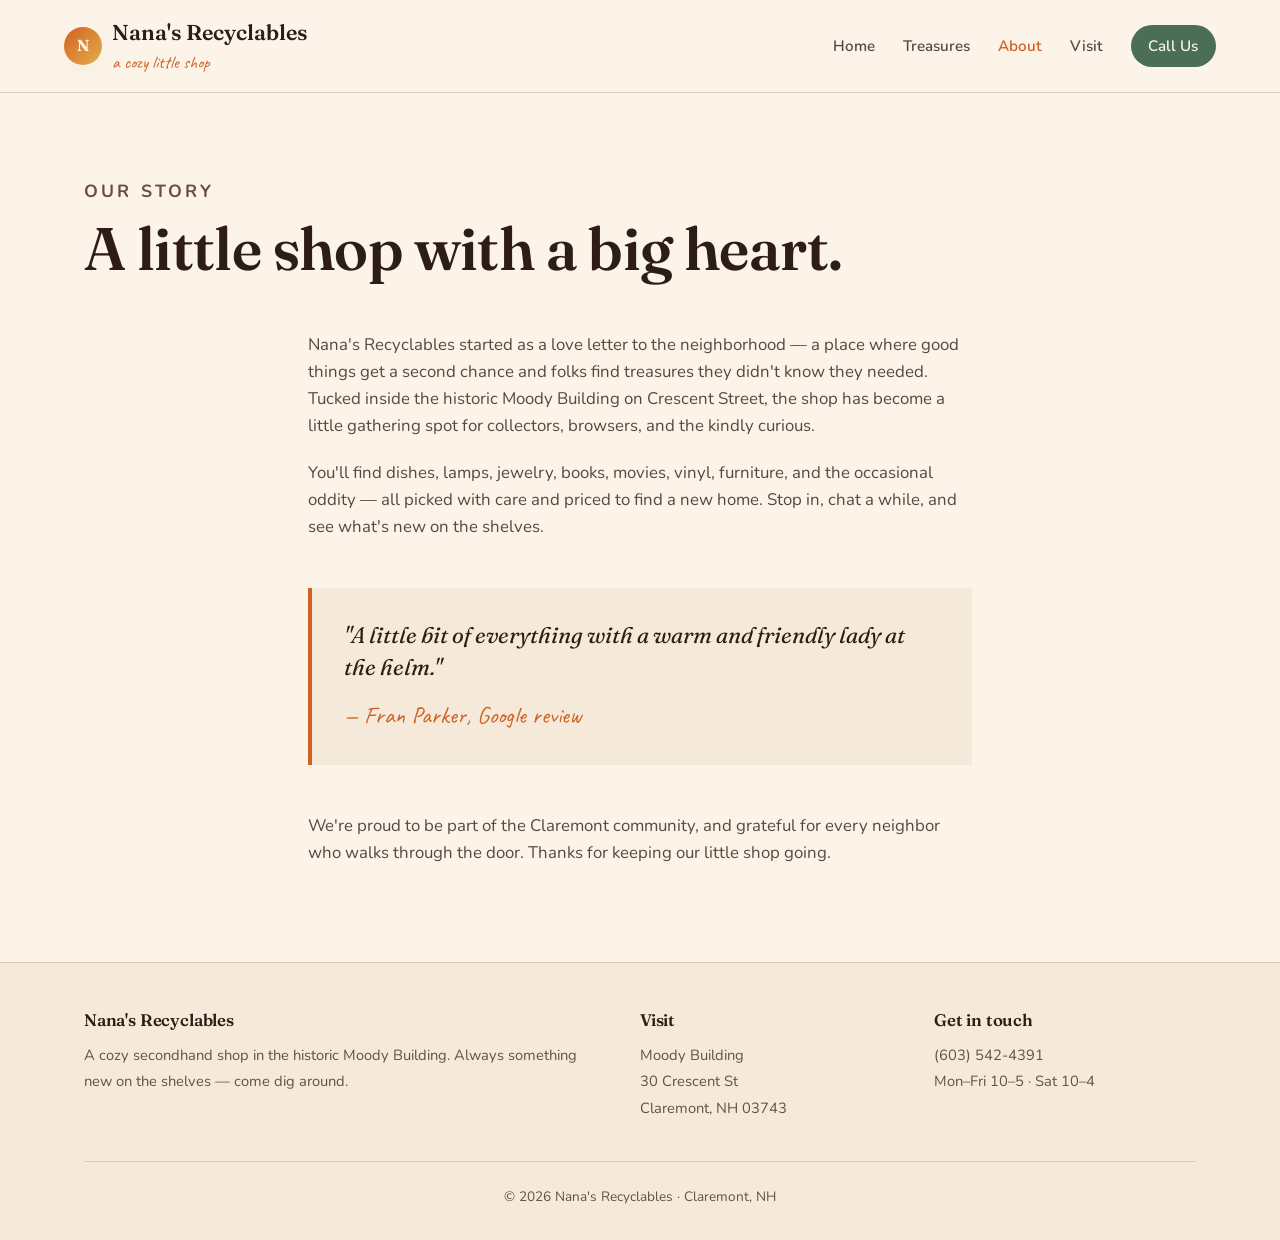
<file: about.html>
<!doctype html>
<html lang="en">
<head>
<meta charset="utf-8" />
<meta name="viewport" content="width=device-width, initial-scale=1" />
<title>About — Nana's Recyclables</title>
<meta name="description" content="The story behind Nana's Recyclables, a cozy secondhand shop in Claremont, NH." />
<link rel="preconnect" href="https://fonts.googleapis.com" />
<link rel="preconnect" href="https://fonts.gstatic.com" crossorigin />
<link href="https://fonts.googleapis.com/css2?family=Fraunces:opsz,wght@9..144,400;9..144,600;9..144,700&family=Nunito:wght@400;600;700&family=Caveat:wght@500;700&display=swap" rel="stylesheet" />
<link rel="stylesheet" href="styles.css" />
</head>
<body>
<header class="site-header">
  <div class="container nav">
    <a class="brand" href="index.html">
      <span class="brand-mark">N</span>
      <span>
        <span class="brand-name">Nana's Recyclables</span><br />
        <span class="brand-tag">a cozy little shop</span>
      </span>
    </a>
    <button class="menu-toggle" aria-label="Toggle menu"><span></span><span></span><span></span></button>
    <nav class="nav-links">
      <a href="index.html">Home</a>
      <a href="treasures.html">Treasures</a>
      <a href="about.html">About</a>
      <a href="visit.html">Visit</a>
      <a class="nav-cta" href="tel:6035424391">Call Us</a>
    </nav>
  </div>
</header>
<main>

<section class="page-header">
  <div class="container">
    <p class="eyebrow">Our story</p>
    <h1>A little shop with a big heart.</h1>
  </div>
</section>
<section>
  <div class="container story">
    <p>Nana's Recyclables started as a love letter to the neighborhood — a place where good things get a second chance and folks find treasures they didn't know they needed. Tucked inside the historic Moody Building on Crescent Street, the shop has become a little gathering spot for collectors, browsers, and the kindly curious.</p>
    <p>You'll find dishes, lamps, jewelry, books, movies, vinyl, furniture, and the occasional oddity — all picked with care and priced to find a new home. Stop in, chat a while, and see what's new on the shelves.</p>

    <blockquote class="pull-quote">
      "A little bit of everything with a warm and friendly lady at the helm."
      <cite>— Fran Parker, Google review</cite>
    </blockquote>

    <p>We're proud to be part of the Claremont community, and grateful for every neighbor who walks through the door. Thanks for keeping our little shop going.</p>
  </div>
</section>
</main>
<footer class="site-footer">
  <div class="container">
    <div class="footer-grid">
      <div>
        <h4>Nana's Recyclables</h4>
        <p>A cozy secondhand shop in the historic Moody Building. Always something new on the shelves — come dig around.</p>
      </div>
      <div>
        <h4>Visit</h4>
        <p>Moody Building<br />30 Crescent St<br />Claremont, NH 03743</p>
      </div>
      <div>
        <h4>Get in touch</h4>
        <p><a href="tel:6035424391">(603) 542-4391</a></p>
        <p>Mon–Fri 10–5 · Sat 10–4</p>
      </div>
    </div>
    <div class="footer-bottom">© <span id="year">2026</span> Nana's Recyclables · Claremont, NH</div>
  </div>
</footer>
<script src="script.js"></script>
</body>
</html>
</file>
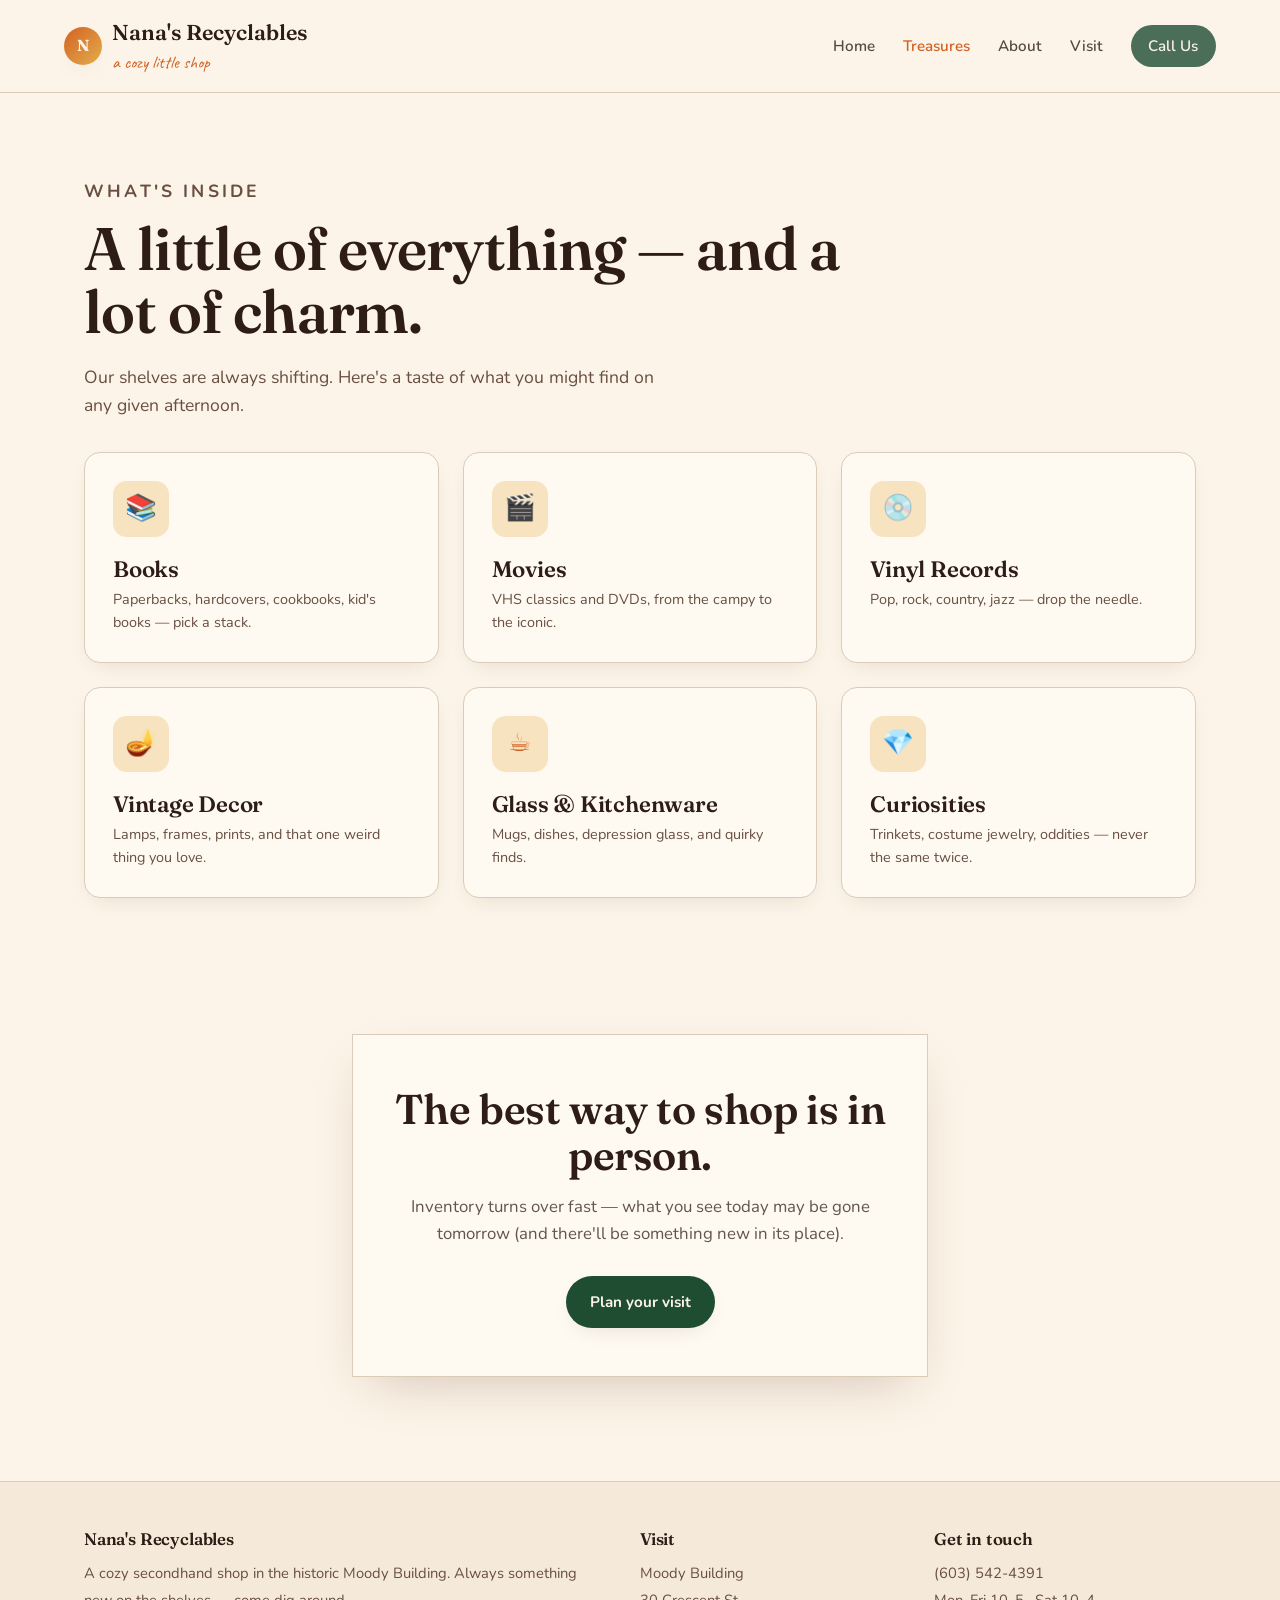
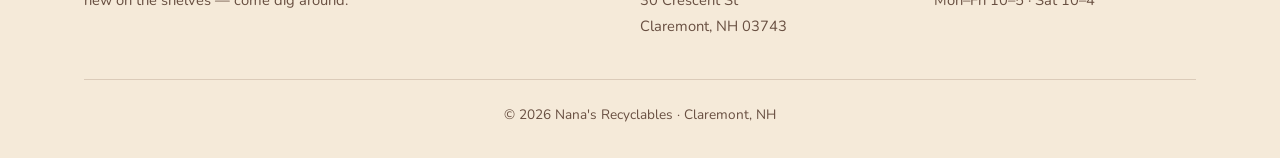
<file: treasures.html>
<!doctype html>
<html lang="en">
<head>
<meta charset="utf-8" />
<meta name="viewport" content="width=device-width, initial-scale=1" />
<title>Treasures — Nana's Recyclables</title>
<meta name="description" content="A peek at the kinds of secondhand finds waiting at Nana's Recyclables in Claremont, NH." />
<link rel="preconnect" href="https://fonts.googleapis.com" />
<link rel="preconnect" href="https://fonts.gstatic.com" crossorigin />
<link href="https://fonts.googleapis.com/css2?family=Fraunces:opsz,wght@9..144,400;9..144,600;9..144,700&family=Nunito:wght@400;600;700&family=Caveat:wght@500;700&display=swap" rel="stylesheet" />
<link rel="stylesheet" href="styles.css" />
</head>
<body>
<header class="site-header">
  <div class="container nav">
    <a class="brand" href="index.html">
      <span class="brand-mark">N</span>
      <span>
        <span class="brand-name">Nana's Recyclables</span><br />
        <span class="brand-tag">a cozy little shop</span>
      </span>
    </a>
    <button class="menu-toggle" aria-label="Toggle menu"><span></span><span></span><span></span></button>
    <nav class="nav-links">
      <a href="index.html">Home</a>
      <a href="treasures.html">Treasures</a>
      <a href="about.html">About</a>
      <a href="visit.html">Visit</a>
      <a class="nav-cta" href="tel:6035424391">Call Us</a>
    </nav>
  </div>
</header>
<main>

<section class="page-header">
  <div class="container">
    <p class="eyebrow">What's inside</p>
    <h1>A little of everything — and a lot of charm.</h1>
    <p>Our shelves are always shifting. Here's a taste of what you might find on any given afternoon.</p>
  </div>
</section>
<section>
  <div class="container">
    <div class="cards">
      <div class="card"><div class="card-icon">📚</div><h3>Books</h3><p>Paperbacks, hardcovers, cookbooks, kid's books — pick a stack.</p></div>
      <div class="card"><div class="card-icon">🎬</div><h3>Movies</h3><p>VHS classics and DVDs, from the campy to the iconic.</p></div>
      <div class="card"><div class="card-icon">💿</div><h3>Vinyl Records</h3><p>Pop, rock, country, jazz — drop the needle.</p></div>
      <div class="card"><div class="card-icon">🪔</div><h3>Vintage Decor</h3><p>Lamps, frames, prints, and that one weird thing you love.</p></div>
      <div class="card"><div class="card-icon">☕</div><h3>Glass & Kitchenware</h3><p>Mugs, dishes, depression glass, and quirky finds.</p></div>
      <div class="card"><div class="card-icon">💎</div><h3>Curiosities</h3><p>Trinkets, costume jewelry, oddities — never the same twice.</p></div>
    </div>
  </div>
</section>
<section class="section">
  <div class="container">
    <div class="cta-note" style="transform:none;">
      <h2 style="text-align:center;">The best way to shop is in person.</h2>
      <p style="text-align:center;">Inventory turns over fast — what you see today may be gone tomorrow (and there'll be something new in its place).</p>
      <div class="hero-actions" style="justify-content:center;">
        <a class="btn btn-primary" href="visit.html">Plan your visit</a>
      </div>
    </div>
  </div>
</section>
</main>
<footer class="site-footer">
  <div class="container">
    <div class="footer-grid">
      <div>
        <h4>Nana's Recyclables</h4>
        <p>A cozy secondhand shop in the historic Moody Building. Always something new on the shelves — come dig around.</p>
      </div>
      <div>
        <h4>Visit</h4>
        <p>Moody Building<br />30 Crescent St<br />Claremont, NH 03743</p>
      </div>
      <div>
        <h4>Get in touch</h4>
        <p><a href="tel:6035424391">(603) 542-4391</a></p>
        <p>Mon–Fri 10–5 · Sat 10–4</p>
      </div>
    </div>
    <div class="footer-bottom">© <span id="year">2026</span> Nana's Recyclables · Claremont, NH</div>
  </div>
</footer>
<script src="script.js"></script>
</body>
</html>
</file>
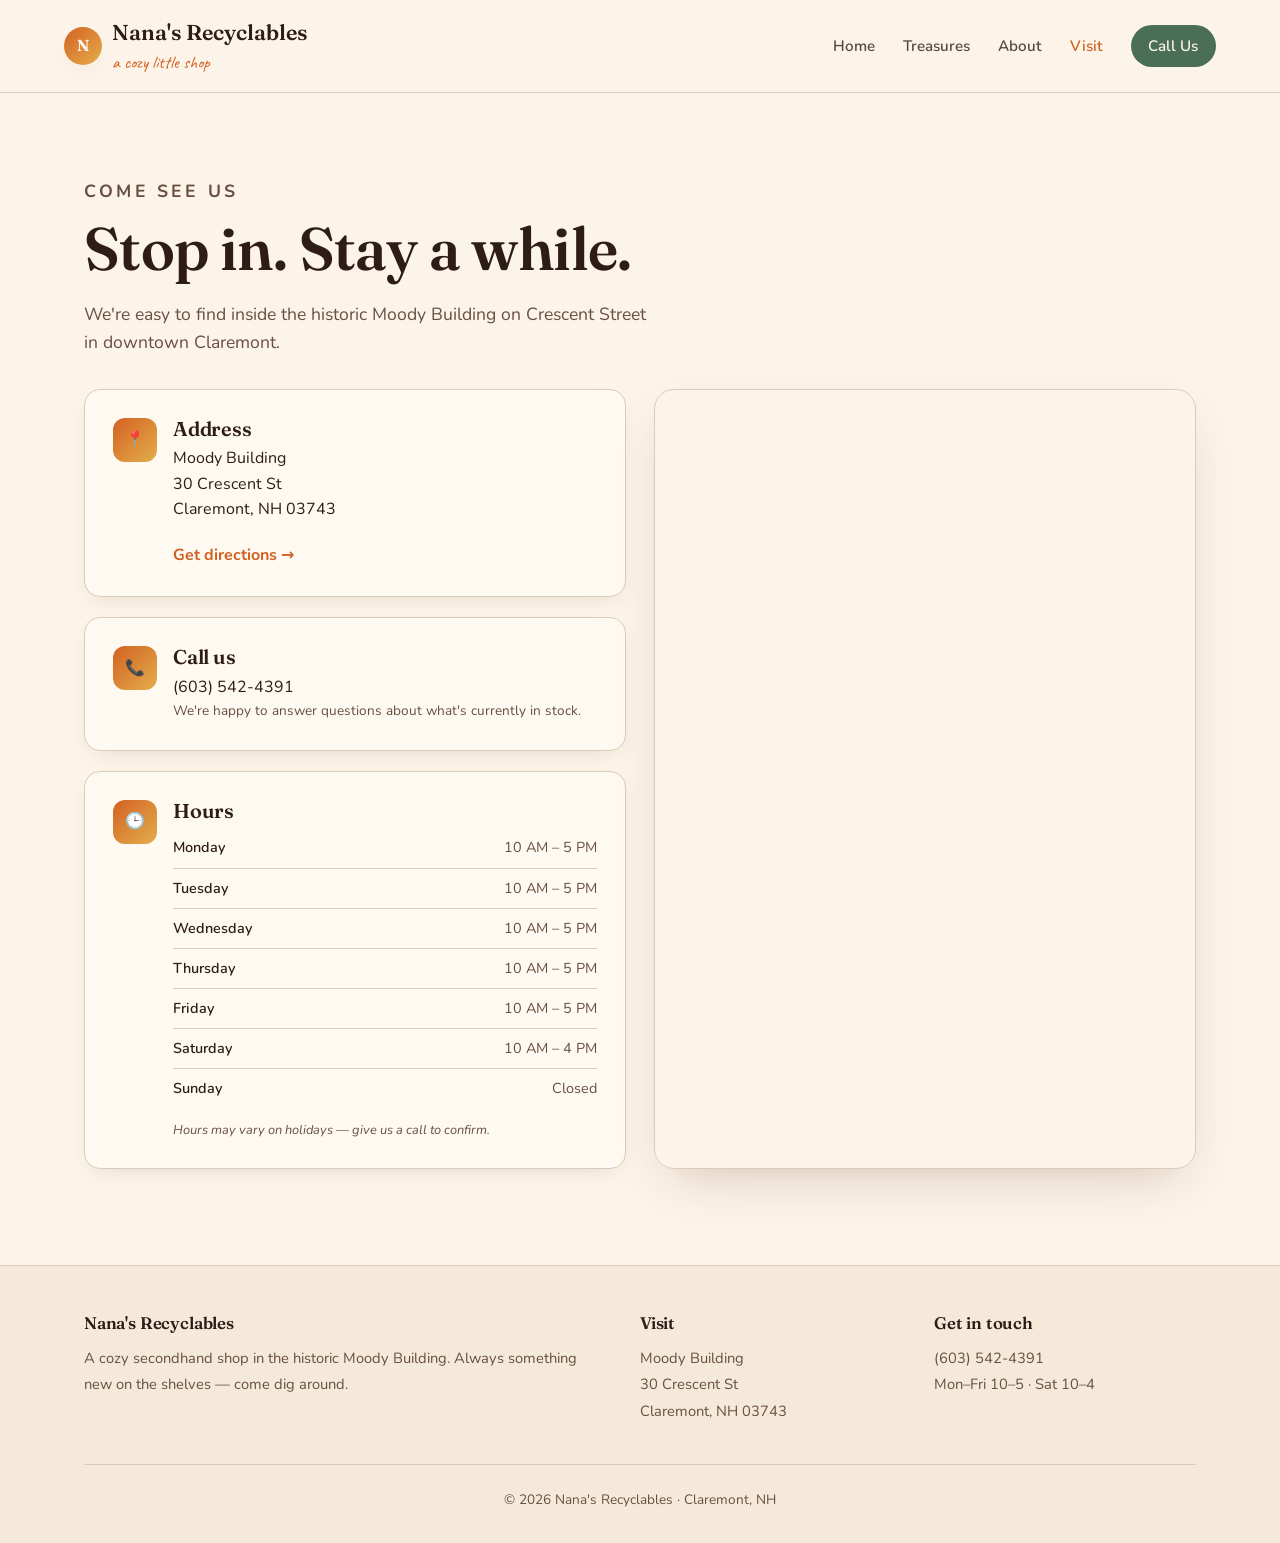
<file: visit.html>
<!doctype html>
<html lang="en">
<head>
<meta charset="utf-8" />
<meta name="viewport" content="width=device-width, initial-scale=1" />
<title>Visit Us — Nana's Recyclables in Claremont, NH</title>
<meta name="description" content="Find Nana's Recyclables at 30 Crescent St in the Moody Building, Claremont, NH. Hours, directions and contact info." />
<link rel="preconnect" href="https://fonts.googleapis.com" />
<link rel="preconnect" href="https://fonts.gstatic.com" crossorigin />
<link href="https://fonts.googleapis.com/css2?family=Fraunces:opsz,wght@9..144,400;9..144,600;9..144,700&family=Nunito:wght@400;600;700&family=Caveat:wght@500;700&display=swap" rel="stylesheet" />
<link rel="stylesheet" href="styles.css" />
</head>
<body>
<header class="site-header">
  <div class="container nav">
    <a class="brand" href="index.html">
      <span class="brand-mark">N</span>
      <span>
        <span class="brand-name">Nana's Recyclables</span><br />
        <span class="brand-tag">a cozy little shop</span>
      </span>
    </a>
    <button class="menu-toggle" aria-label="Toggle menu"><span></span><span></span><span></span></button>
    <nav class="nav-links">
      <a href="index.html">Home</a>
      <a href="treasures.html">Treasures</a>
      <a href="about.html">About</a>
      <a href="visit.html">Visit</a>
      <a class="nav-cta" href="tel:6035424391">Call Us</a>
    </nav>
  </div>
</header>
<main>

<section class="page-header">
  <div class="container">
    <p class="eyebrow">Come see us</p>
    <h1>Stop in. Stay a while.</h1>
    <p>We're easy to find inside the historic Moody Building on Crescent Street in downtown Claremont.</p>
  </div>
</section>
<section>
  <div class="container visit-grid">
    <div>
      <div class="info-card" style="margin-bottom:1.25rem;">
        <div class="info-icon">📍</div>
        <div>
          <h3>Address</h3>
          <p>Moody Building<br />30 Crescent St<br />Claremont, NH 03743</p>
          <a class="text-link" target="_blank" rel="noreferrer" href="https://www.google.com/maps/search/?api=1&query=Nana%27s+Recyclables+30+Crescent+St+Claremont+NH+03743">Get directions →</a>
        </div>
      </div>
      <div class="info-card" style="margin-bottom:1.25rem;">
        <div class="info-icon">📞</div>
        <div>
          <h3>Call us</h3>
          <p><a href="tel:6035424391">(603) 542-4391</a></p>
          <p style="font-size:0.85rem;color:var(--muted-foreground);">We're happy to answer questions about what's currently in stock.</p>
        </div>
      </div>
      <div class="info-card">
        <div class="info-icon">🕒</div>
        <div style="flex:1;">
          <h3>Hours</h3>
          <ul class="hours-list">
            <li><span class="day">Monday</span><span class="time">10 AM – 5 PM</span></li>
            <li><span class="day">Tuesday</span><span class="time">10 AM – 5 PM</span></li>
            <li><span class="day">Wednesday</span><span class="time">10 AM – 5 PM</span></li>
            <li><span class="day">Thursday</span><span class="time">10 AM – 5 PM</span></li>
            <li><span class="day">Friday</span><span class="time">10 AM – 5 PM</span></li>
            <li><span class="day">Saturday</span><span class="time">10 AM – 4 PM</span></li>
            <li><span class="day">Sunday</span><span class="time">Closed</span></li>
          </ul>
          <p style="font-size:0.8rem;color:var(--muted-foreground);font-style:italic;margin-top:0.75rem;">Hours may vary on holidays — give us a call to confirm.</p>
        </div>
      </div>
    </div>
    <div class="map-wrap">
      <iframe title="Map to Nana's Recyclables" src="https://www.google.com/maps?q=30+Crescent+St,+Claremont,+NH+03743&output=embed" loading="lazy" referrerpolicy="no-referrer-when-downgrade"></iframe>
    </div>
  </div>
</section>
</main>
<footer class="site-footer">
  <div class="container">
    <div class="footer-grid">
      <div>
        <h4>Nana's Recyclables</h4>
        <p>A cozy secondhand shop in the historic Moody Building. Always something new on the shelves — come dig around.</p>
      </div>
      <div>
        <h4>Visit</h4>
        <p>Moody Building<br />30 Crescent St<br />Claremont, NH 03743</p>
      </div>
      <div>
        <h4>Get in touch</h4>
        <p><a href="tel:6035424391">(603) 542-4391</a></p>
        <p>Mon–Fri 10–5 · Sat 10–4</p>
      </div>
    </div>
    <div class="footer-bottom">© <span id="year">2026</span> Nana's Recyclables · Claremont, NH</div>
  </div>
</footer>
<script src="script.js"></script>
</body>
</html>
</file>
<file: styles.css>
/* Nana's Recyclables — static styles */
:root {
  --background: oklch(0.97 0.018 80);
  --foreground: oklch(0.25 0.03 40);
  --cream: oklch(0.94 0.025 78);
  --card: oklch(0.985 0.012 82);
  --primary: oklch(0.38 0.07 155);
  --primary-foreground: oklch(0.97 0.018 80);
  --muted-foreground: oklch(0.45 0.04 50);
  --terracotta: oklch(0.62 0.16 45);
  --mustard: oklch(0.78 0.13 80);
  --border: oklch(0.85 0.03 70);
  --shadow-warm: 0 20px 50px -20px oklch(0.3 0.08 40 / 0.25);
  --shadow-soft: 0 8px 24px -12px oklch(0.3 0.05 40 / 0.18);
  --gradient-warm: linear-gradient(135deg, oklch(0.62 0.16 45), oklch(0.78 0.13 80));
  --gradient-cream: linear-gradient(180deg, oklch(0.97 0.018 80), oklch(0.93 0.03 78));
  --font-display: "Fraunces", Georgia, "Times New Roman", serif;
  --font-body: "Nunito", system-ui, -apple-system, Segoe UI, Roboto, sans-serif;
  --font-hand: "Caveat", "Bradley Hand", "Segoe Script", cursive;
}

* { box-sizing: border-box; margin: 0; padding: 0; border-color: var(--border); }
html { scroll-behavior: smooth; }
body {
  background: var(--background);
  color: var(--foreground);
  font-family: var(--font-body);
  line-height: 1.6;
  -webkit-font-smoothing: antialiased;
}
img { max-width: 100%; height: auto; display: block; }
a { color: inherit; text-decoration: none; }
ul { list-style: none; }
h1, h2, h3, h4 { font-family: var(--font-display); font-weight: 600; letter-spacing: -0.01em; line-height: 1.1; }

/* Layout */
.container { max-width: 72rem; margin: 0 auto; padding: 0 1.25rem; }

/* Header */
.site-header {
  position: sticky; top: 0; z-index: 50;
  background: color-mix(in oklab, var(--background) 88%, transparent);
  backdrop-filter: blur(10px);
  border-bottom: 1px solid var(--border);
}
.nav { display: flex; align-items: center; justify-content: space-between; padding: 1rem 0; }
.brand { display: flex; align-items: center; gap: 0.6rem; }
.brand-mark {
  width: 38px; height: 38px; border-radius: 999px;
  background: var(--gradient-warm); color: var(--primary-foreground);
  display: flex; align-items: center; justify-content: center;
  font-family: var(--font-display); font-weight: 700;
  box-shadow: var(--shadow-soft);
}
.brand-name { font-family: var(--font-display); font-size: 1.35rem; font-weight: 600; }
.brand-tag { font-family: var(--font-hand); color: var(--terracotta); font-size: 1.1rem; line-height: 1; }
.nav-links { display: flex; gap: 1.75rem; align-items: center; }
.nav-links a { font-weight: 600; font-size: 0.95rem; opacity: 0.8; transition: opacity .2s, color .2s; }
.nav-links a:hover, .nav-links a.active { opacity: 1; color: var(--terracotta); }
.nav-cta {
  background: var(--primary); color: var(--primary-foreground);
  padding: 0.55rem 1.1rem; border-radius: 999px; font-weight: 700; font-size: 0.9rem;
}
.nav-cta:hover { opacity: 0.9; color: var(--primary-foreground); }
.menu-toggle { display: none; background: none; border: 0; cursor: pointer; padding: 0.5rem; }
.menu-toggle span { display: block; width: 22px; height: 2px; background: var(--foreground); margin: 4px 0; }

/* Buttons */
.btn { display: inline-flex; align-items: center; gap: 0.5rem; padding: 0.85rem 1.5rem; border-radius: 999px; font-weight: 700; transition: all .2s; cursor: pointer; border: 0; font-size: 0.95rem; }
.btn-primary { background: var(--primary); color: var(--primary-foreground); box-shadow: var(--shadow-soft); }
.btn-primary:hover { opacity: 0.9; color: var(--primary-foreground); }
.btn-outline { background: transparent; border: 2px solid color-mix(in oklab, var(--foreground) 15%, transparent); color: var(--foreground); }
.btn-outline:hover { border-color: var(--terracotta); color: var(--terracotta); }

/* Hero */
.hero { position: relative; overflow: hidden; }
.hero-bg { position: absolute; inset: 0; background: var(--gradient-cream); }
.paper-texture { background-image: radial-gradient(oklch(0.7 0.05 60 / 0.06) 1px, transparent 1px); background-size: 18px 18px; }
.hero .container { position: relative; padding-top: 3.5rem; padding-bottom: 4rem; display: grid; gap: 2.5rem; grid-template-columns: 1fr; align-items: center; }
.hero-greeting { font-family: var(--font-hand); font-size: 2rem; color: var(--terracotta); display: inline-block; transform: rotate(-2deg); }
.hero h1 { font-size: clamp(2.4rem, 6vw, 4.4rem); margin-top: 0.5rem; line-height: 1.02; letter-spacing: -0.02em; }
.hero p.lead { margin-top: 1.4rem; font-size: 1.1rem; color: color-mix(in oklab, var(--foreground) 75%, transparent); max-width: 32rem; }
.hero-actions { margin-top: 1.75rem; display: flex; flex-wrap: wrap; gap: 0.75rem; }
.rating { margin-top: 1.5rem; display: flex; align-items: center; gap: 0.6rem; }
.stars { display: flex; gap: 2px; color: var(--mustard); }
.stars svg { width: 18px; height: 18px; fill: var(--mustard); }
.rating-text { font-size: 0.9rem; color: var(--muted-foreground); }
.rating-text b { color: var(--foreground); }

.hero-image-wrap { position: relative; }
.hero-image-wrap img { border-radius: 1rem; box-shadow: var(--shadow-warm); aspect-ratio: 4/3; object-fit: cover; transform: rotate(1.2deg); }
.hero-caption { font-family: var(--font-hand); font-size: 1.5rem; color: color-mix(in oklab, var(--foreground) 70%, transparent); margin-top: 1.25rem; text-align: center; transform: rotate(-1deg); }

/* Tape */
.tape { position: absolute; width: 90px; height: 22px; background: oklch(0.92 0.05 90 / 0.85); box-shadow: 0 1px 2px oklch(0.3 0.05 40 / 0.15); z-index: 1; }
.tape-top { left: 50%; top: -10px; transform: translateX(-50%); }

.underline-squiggle {
  background-image: url("data:image/svg+xml;utf8,<svg xmlns='http://www.w3.org/2000/svg' viewBox='0 0 120 8'><path d='M2 5 Q 15 0 30 4 T 60 4 T 90 4 T 118 4' fill='none' stroke='%23c66a3a' stroke-width='2' stroke-linecap='round'/></svg>");
  background-repeat: no-repeat; background-position: 0 100%; background-size: 100% 0.45em;
  padding-bottom: 0.15em;
}

/* Sections */
.section { padding: 4.5rem 0; }
.section-cream { background: var(--cream); border-top: 1px solid var(--border); border-bottom: 1px solid var(--border); }
.kicker { font-family: var(--font-hand); font-size: 1.9rem; color: var(--terracotta); transform: rotate(-1deg); display: inline-block; }
.section h2 { font-size: clamp(2rem, 4.5vw, 3rem); margin-top: 0.4rem; }

/* What's inside */
.shelves { display: grid; gap: 3rem; grid-template-columns: 1fr; align-items: center; }
.shelves-img-wrap { position: relative; }
.shelves-img-wrap img { border-radius: 0.85rem; box-shadow: var(--shadow-warm); aspect-ratio: 1/1; object-fit: cover; transform: rotate(-1.2deg); }
.shelves-list { margin-top: 1.5rem; display: grid; grid-template-columns: 1fr 1fr; gap: 0.75rem 1.5rem; }
.shelves-list li { font-family: var(--font-hand); font-size: 1.45rem; line-height: 1.1; display: flex; gap: 0.5rem; align-items: center; }
.shelves-list li::before { content: "✦"; color: var(--terracotta); }
.muted-quote { margin-top: 1.5rem; font-size: 0.9rem; color: var(--muted-foreground); font-style: italic; max-width: 28rem; }
.text-link { display: inline-block; margin-top: 1.25rem; color: var(--terracotta); font-weight: 700; }
.text-link:hover { text-decoration: underline; text-underline-offset: 4px; color: var(--terracotta); }

/* Reviews */
.reviews-grid { margin-top: 2.5rem; display: grid; gap: 2rem; grid-template-columns: 1fr; }
.review {
  position: relative; background: var(--card); border: 1px solid color-mix(in oklab, var(--border) 60%, transparent);
  padding: 2.25rem 1.75rem 1.75rem; box-shadow: var(--shadow-warm);
  transition: transform .25s;
}
.review:hover { transform: rotate(0) !important; }
.review .stars { margin-bottom: 0.75rem; }
.review blockquote { font-family: var(--font-display); font-size: 1.05rem; line-height: 1.4; color: color-mix(in oklab, var(--foreground) 90%, transparent); }
.review figcaption { margin-top: 1.25rem; }
.review-name { font-family: var(--font-hand); font-size: 1.5rem; line-height: 1; }
.review-badge { font-size: 0.75rem; color: var(--muted-foreground); margin-top: 0.25rem; }
.rotate-l-1 { transform: rotate(-1.2deg); }
.rotate-r-1 { transform: rotate(1.2deg); }
.rotate-l-2 { transform: rotate(-2.5deg); }

/* CTA card */
.cta-note { position: relative; max-width: 36rem; margin: 0 auto; background: var(--card); border: 1px solid var(--border); padding: 3rem 2rem; box-shadow: var(--shadow-warm); transform: rotate(-1.2deg); }
.cta-note .ps { font-family: var(--font-hand); font-size: 2rem; color: var(--terracotta); }
.cta-note h2 { margin-top: 0.25rem; font-size: clamp(1.8rem, 4vw, 2.6rem); }
.cta-note p { margin-top: 1rem; font-size: 1.05rem; color: color-mix(in oklab, var(--foreground) 75%, transparent); }
.cta-note .hero-actions { margin-top: 1.75rem; }

/* Pages */
.page-header { padding: 4rem 0 2rem; }
.eyebrow { font-size: 0.8rem; letter-spacing: 0.18em; text-transform: uppercase; color: var(--terracotta); font-weight: 700; }
.page-header h1 { margin-top: 0.75rem; font-size: clamp(2.5rem, 6vw, 3.75rem); max-width: 48rem; line-height: 1.05; }
.page-header p { margin-top: 1.25rem; font-size: 1.1rem; color: var(--muted-foreground); max-width: 36rem; }

/* Cards grid (treasures) */
.cards { display: grid; gap: 1.5rem; grid-template-columns: 1fr; padding-bottom: 4rem; }
.card { background: var(--card); border: 1px solid var(--border); border-radius: 1rem; padding: 1.75rem; box-shadow: var(--shadow-soft); transition: transform .2s, box-shadow .2s; }
.card:hover { transform: translateY(-4px); box-shadow: var(--shadow-warm); }
.card-icon { width: 56px; height: 56px; border-radius: 0.85rem; background: color-mix(in oklab, var(--mustard) 30%, transparent); color: var(--terracotta); display: flex; align-items: center; justify-content: center; margin-bottom: 1.25rem; font-size: 1.6rem; }
.card h3 { font-size: 1.4rem; margin-bottom: 0.4rem; }
.card p { color: var(--muted-foreground); font-size: 0.9rem; }

/* Visit grid */
.visit-grid { display: grid; gap: 1.75rem; grid-template-columns: 1fr; padding-bottom: 4rem; }
.info-card { background: var(--card); border: 1px solid var(--border); border-radius: 1rem; padding: 1.75rem; box-shadow: var(--shadow-soft); display: flex; gap: 1rem; }
.info-icon { width: 44px; height: 44px; border-radius: 0.75rem; background: var(--gradient-warm); color: var(--primary-foreground); display: flex; align-items: center; justify-content: center; flex-shrink: 0; }
.info-card h3 { font-size: 1.25rem; margin-bottom: 0.4rem; }
.hours-list li { display: flex; justify-content: space-between; padding: 0.5rem 0; border-bottom: 1px solid var(--border); font-size: 0.9rem; }
.hours-list li:last-child { border-bottom: 0; }
.hours-list .day { font-weight: 600; }
.hours-list .time { color: var(--muted-foreground); }
.map-wrap { border-radius: 1.25rem; overflow: hidden; border: 1px solid var(--border); box-shadow: var(--shadow-warm); min-height: 400px; }
.map-wrap iframe { width: 100%; height: 100%; min-height: 400px; border: 0; display: block; }

/* About */
.story { max-width: 44rem; margin: 0 auto; padding-bottom: 4rem; }
.story p { margin-top: 1.25rem; font-size: 1.05rem; color: color-mix(in oklab, var(--foreground) 80%, transparent); }
.pull-quote { margin: 3rem auto; max-width: 42rem; padding: 2rem; border-left: 4px solid var(--terracotta); background: var(--cream); font-family: var(--font-display); font-size: 1.4rem; font-style: italic; line-height: 1.4; }
.pull-quote cite { display: block; margin-top: 1rem; font-size: 0.95rem; font-style: normal; font-family: var(--font-hand); color: var(--terracotta); font-size: 1.5rem; }

/* Footer */
.site-footer { background: var(--cream); border-top: 1px solid var(--border); padding: 3rem 0 2rem; margin-top: 2rem; }
.footer-grid { display: grid; gap: 2rem; grid-template-columns: 1fr; }
.footer-grid h4 { font-size: 1.05rem; margin-bottom: 0.75rem; }
.footer-grid a, .footer-grid p { color: var(--muted-foreground); font-size: 0.92rem; line-height: 1.8; }
.footer-grid a:hover { color: var(--terracotta); }
.footer-bottom { margin-top: 2.5rem; padding-top: 1.5rem; border-top: 1px solid var(--border); text-align: center; font-size: 0.85rem; color: var(--muted-foreground); }

/* Responsive */
@media (min-width: 720px) {
  .hero .container { grid-template-columns: 1.1fr 1fr; padding-top: 5rem; padding-bottom: 7rem; gap: 3.5rem; }
  .shelves { grid-template-columns: 1fr 1.1fr; gap: 3rem; }
  .reviews-grid { grid-template-columns: repeat(3, 1fr); gap: 1.5rem; }
  .reviews-grid .review:nth-child(2) { margin-top: 1.5rem; }
  .cards { grid-template-columns: repeat(2, 1fr); }
  .visit-grid { grid-template-columns: 1fr 1fr; }
  .footer-grid { grid-template-columns: 2fr 1fr 1fr; }
}
@media (min-width: 1024px) {
  .cards { grid-template-columns: repeat(3, 1fr); }
}
@media (max-width: 720px) {
  .nav-links { display: none; position: absolute; top: 100%; left: 0; right: 0; background: var(--background); flex-direction: column; padding: 1rem 1.25rem; border-bottom: 1px solid var(--border); gap: 1rem; }
  .nav-links.open { display: flex; }
  .menu-toggle { display: block; }
}
</file>
